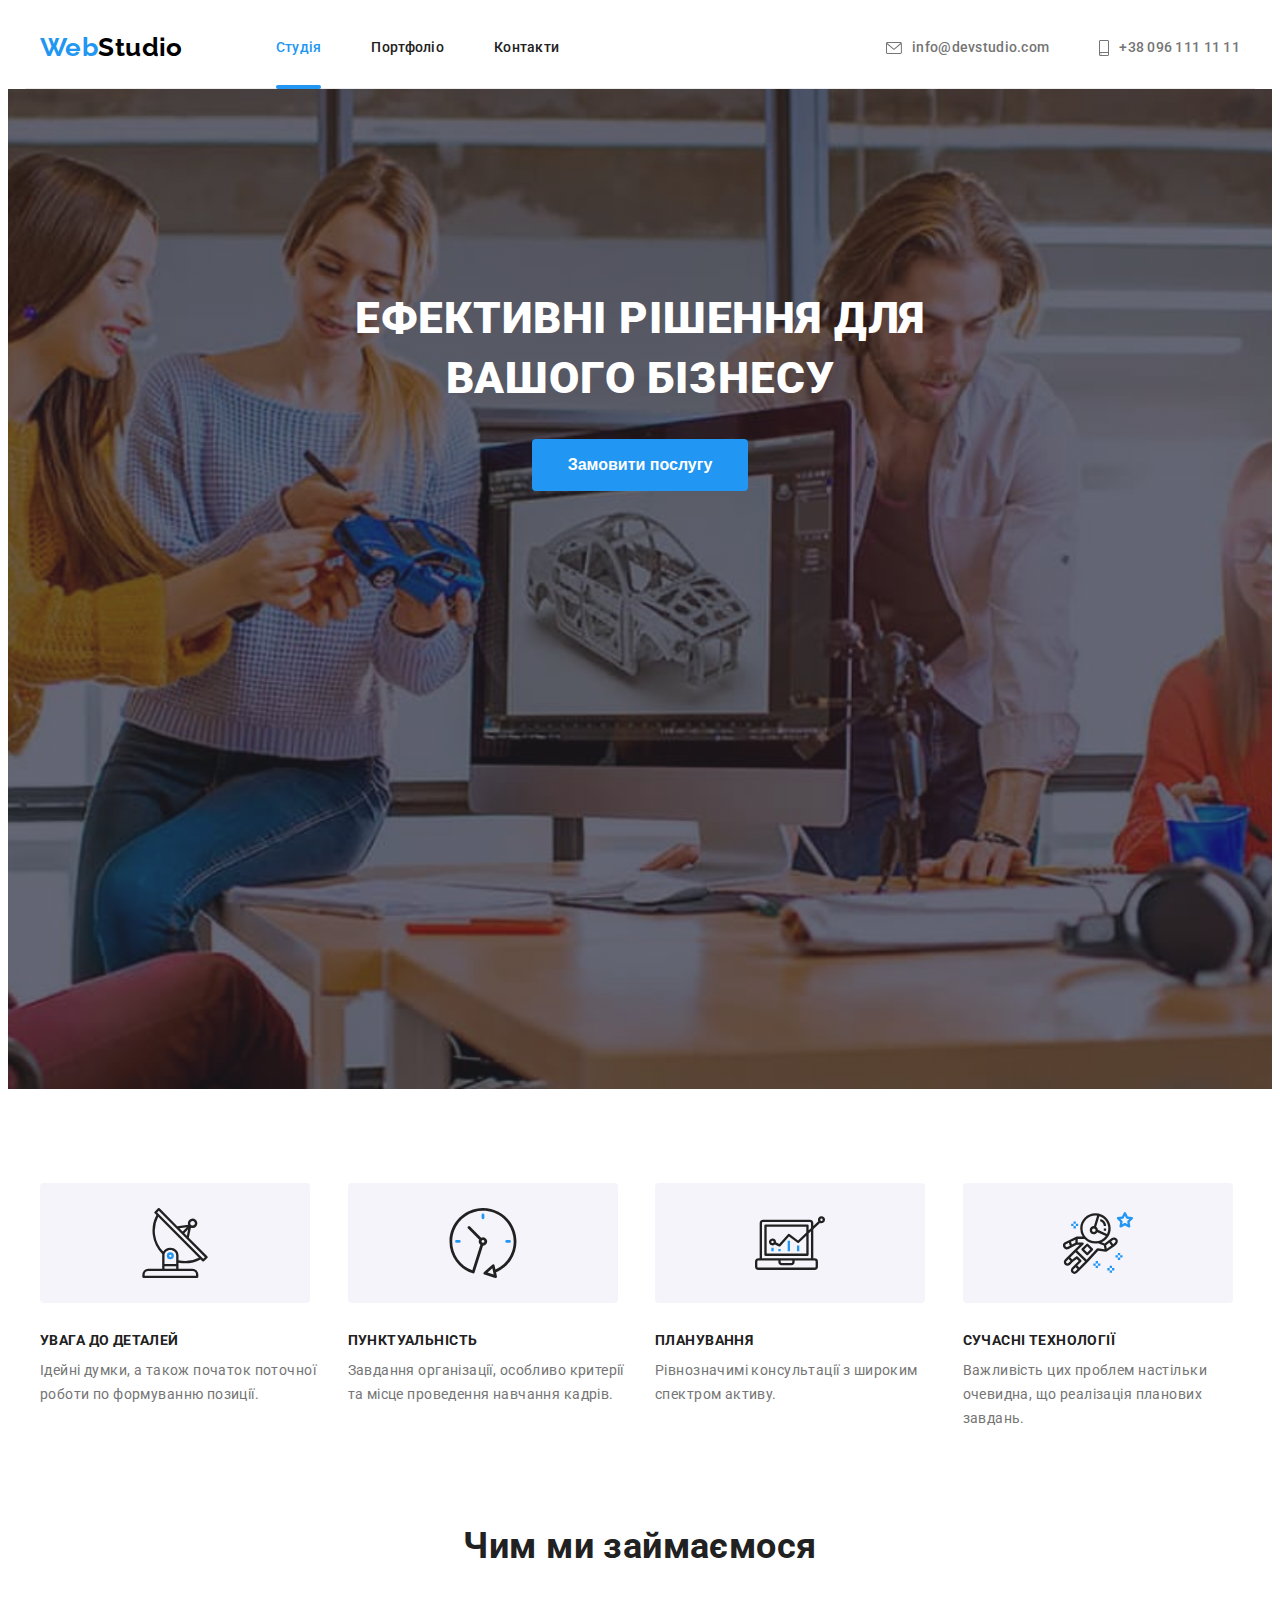
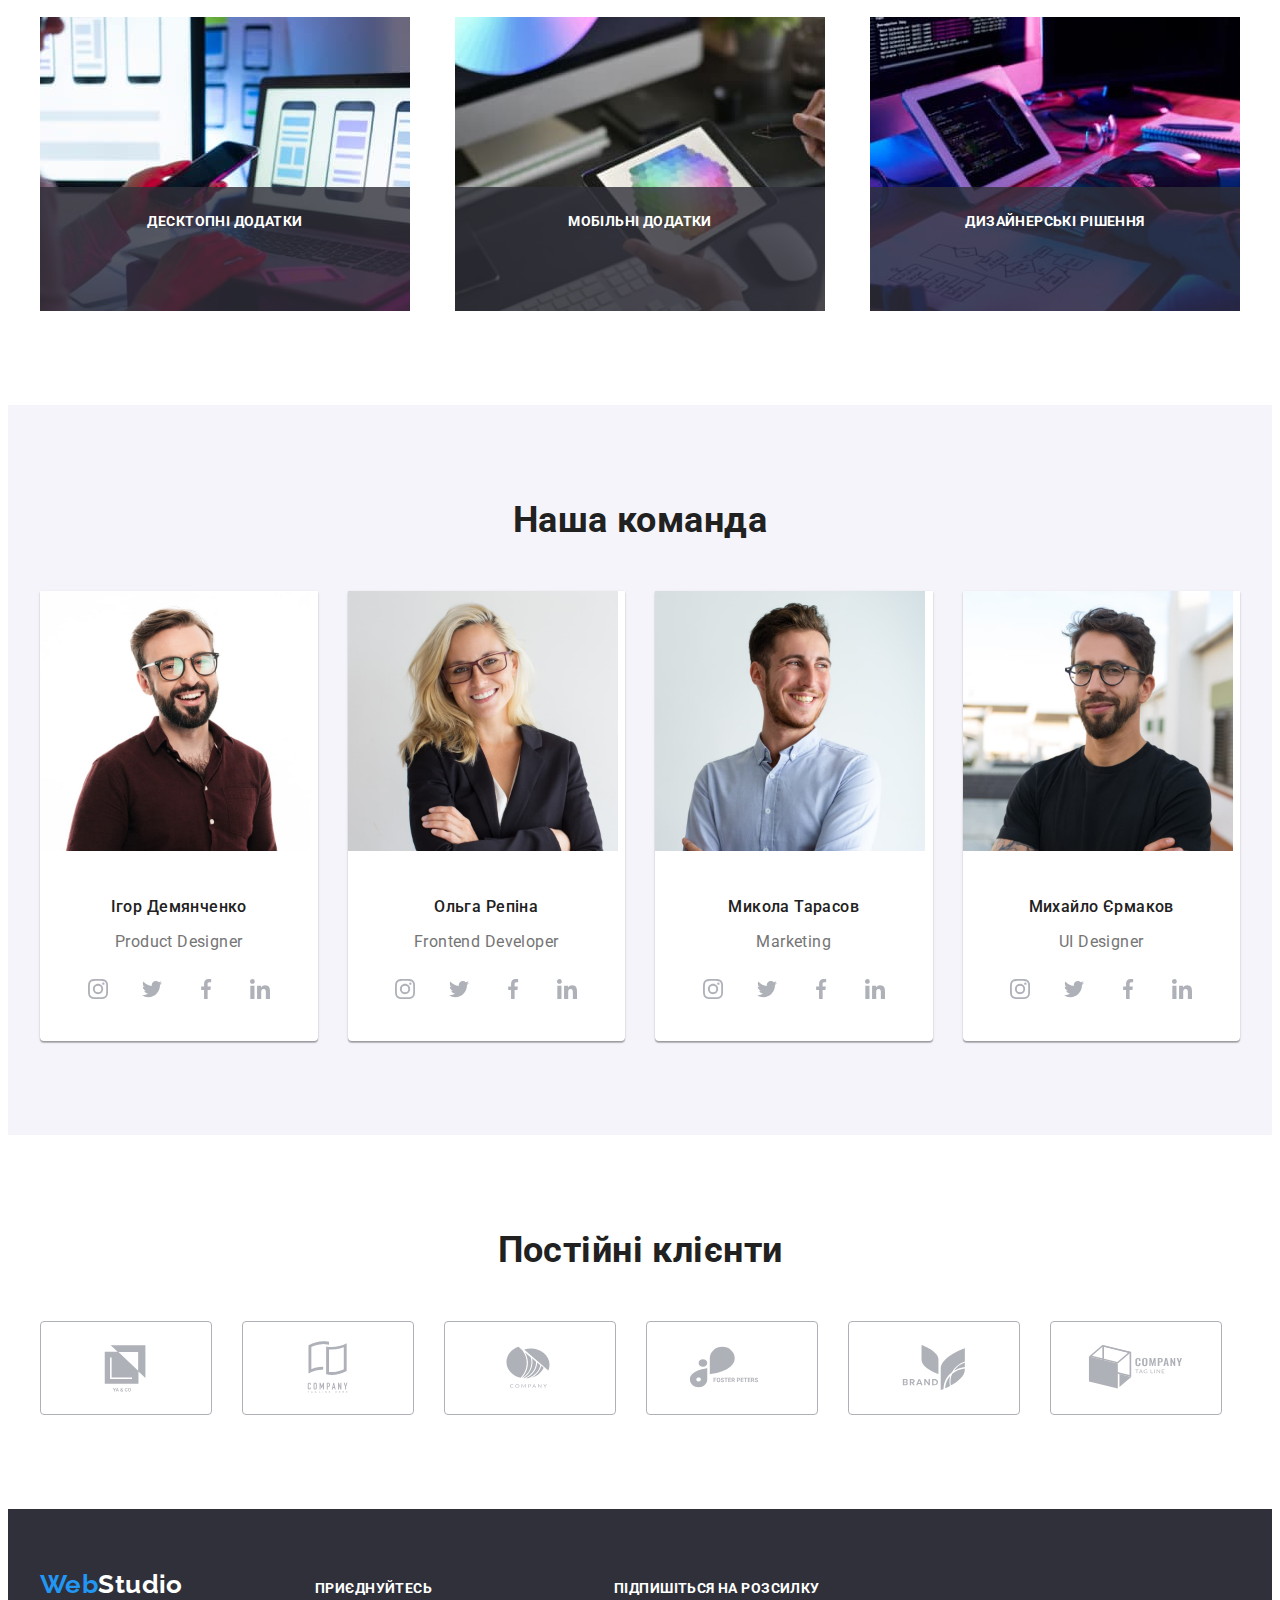
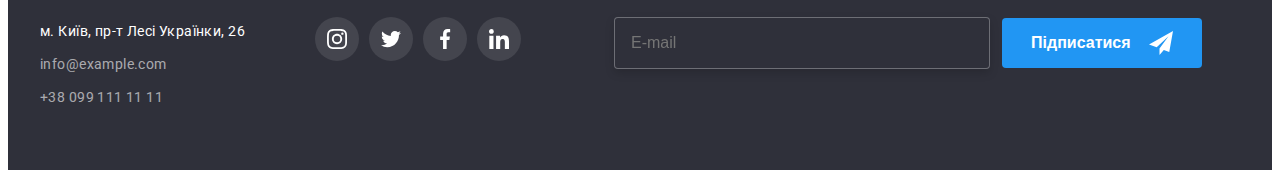
<file: index.html>
<!DOCTYPE html>

<html lang="uk">

<head>
    <meta charset="UTF-8" />
    <meta http-equiv="X-UA-Compatible" content="IE=edge" />
    <meta name="viewport" content="width=device-width, initial-scale=1.0" />
    <title>HTML_CSS Lesson 7</title>
    <link rel="preconnect" href="https://fonts.googleapis.com">
    <link rel="preconnect" href="https://fonts.gstatic.com" crossorigin>
    <link
        href="https://fonts.googleapis.com/css2?family=Raleway:wght@700&family=Roboto:wght@400;500;700;900&display=swap"
        rel="stylesheet">
    <link rel="stylesheet" href="https://cdnjs.cloudflare.com/ajax/libs/modern-normalize/1.1.0/modern-normalize.min.css"
        integrity="sha512-wpPYUAdjBVSE4KJnH1VR1HeZfpl1ub8YT/NKx4PuQ5NmX2tKuGu6U/JRp5y+Y8XG2tV+wKQpNHVUX03MfMFn9Q=="
        crossorigin="anonymous" referrerpolicy="no-referrer" />
    <link rel="stylesheet" href="./css/main.min.css">
</head>

<body>

    <!--шапка сайту-->
    <header class="header">
        <div class="header-page container">
            <nav class="header-page__nav">
                <a href="./index.html" class="logo" lang="en">
                    Web<span class="logo--header">Studio</span>
                </a>
                <ul class="header-page__site-nav">
                    <li class="header-page__item">
                        <a href="./index.html" class="header-page__subtitle corrent">Студія</a>    
                    </li>
                    <li class="header-page__item">
                        <a href="./portfolio.html" class="header-page__subtitle">Портфоліо</a>
                    </li>
                    <li class="header-page__item">
                        <a href="" class="header-page__subtitle">Контакти</a>
                    </li>
                </ul>
            </nav>
            <ul class="header-page__auth-nav">
                <li class="header-page__item">
                    <a href="mailto:info@devstudio.com" class="header-page__auth-item">
                        <svg class="header-page__auth-icon" width="16" height="12"> 
                            <use href="./images/icons.svg#envelope"></use>
                        </svg>
                        info@devstudio.com</a>
                </li>
                <li class="header-page__item">
                    <a href="tel:+380961111111" class="header-page__auth-item"><svg class="header-page__auth-icon" width="10" height="16"> 
                        <use href="./images/icons.svg#smartphone"></use>
                    </svg>+38 096 111 11 11</a>
                </li>
            </ul>
        </div>
    </header>

    <!-- section main -->
    <main class="page-first">

        <!-- section hero -->
        <section class="hero section-hero">
            <h1 class="hero__title">Ефективні рішення для вашого бізнесу</h1>
            <button type="button" class="button" data-modal-open>Замовити послугу</button>
        </section>

        <!-- section working -->
        <section class="work">

            <div class="container">
                <h2 class="work__caption">Кращі сторони команди</h2>
                <ul class="work__list">
                    <li class="work__item">
                        <div class="work__icon">
                            <svg class="work__icon--svg"> 
                                <use href="./images/icons.svg#antenna"></use>
                            </svg>
                        </div>
                        <h3 class="work__title">Увага до деталей</h3>
                        <p class="work__text">Ідейні думки, а також початок поточної роботи по формуванню позиції.</p>
                    </li>
                    <li class="work__item">
                        <div class="work__icon">
                            <svg class="work__icon--svg"> 
                                <use href="./images/icons.svg#clock"></use>
                            </svg>
                        </div>
                        <h3 class="work__title">Пунктуальність</h3>
                        <p class="work__text">Завдання організації, особливо критерії та місце проведення навчання
                            кадрів.</p>
                    </li>
                    <li class="work__item">
                        <div class="work__icon">
                            <svg class="work__icon--svg"> 
                                <use href="./images/icons.svg#diagram"></use>
                            </svg>
                        </div>
                        <h3 class="work__title">Планування</h3>
                        <p class="work__text">Рівнозначимі консультації з широким спектром активу.</p>
                    </li>
                    <li class="work__item">
                        <div class="work__icon">
                            <svg class="work__icon--svg"> 
                                <use href="./images/icons.svg#astronaut"></use>
                            </svg>
                        </div>
                        <h3 class="work__title">Сучасні технології</h3>
                        <p class="work__text">Важливість цих проблем настільки очевидна, що реалізація планових завдань.
                        </p>
                    </li>
                </ul>
            </div>
        </section>

        <section class="classes">
            <div class="container">
                <h2 class="classes__caption">Чим ми займаємося</h2>
                <ul class="classes__list">
                    <li class="classes__item">
                        <img src="./images/img_1_1.jpg" alt="робота з телофоном" width="370">
                        <p class="classes__text">Десктопні додатки</p>
                    </li>
                    <li class="classes__item"><img src="./images/img_2_1.jpg" alt="робота з планшетом" width="370">
                        <p class="classes__text">Мобільні додатки</p>
                    </li>
                    <li class="classes__item"><img src="./images/img1.jpg" alt="робота з ноутбуком" width="370">
                        <p class="classes__text">Дизайнерські рішення</p>
                    </li>
                </ul>
            </div>
        </section>

        <section class="team">
            <div class="container">
                <h2 class="team__caption">Наша команда</h2>
                <ul class="team__list">
                    <li class="team__item"><img src="./images/demianenco1.jpg" alt="наш продукт дизайнер" width="270">
                        <div class="team-card">
                            <h3 class="team-card__name">Ігор Демянченко</h3>
                            <p lang="en" class="team-card__direction">Product Designer</p>
                            <ul class="social-card">
                                <li class="social-card__item">
                                    <a href="" class="social-card__list">
                                        <svg class="social-card__icon">
                                            <use href="./images/icons.svg#instagram">
                                            </svg>
                                    </a>
                                </li>
                                <li class="social-card__item">
                                    <a href="" class="social-card__list">
                                        <svg class="social-card__icon">
                                            <use href="./images/icons.svg#twitter">
                                            </svg>
                                    </a>
                                </li>
                                <li class="social-card__item">
                                    <a href="" class="social-card__list">
                                        <svg class="social-card__icon">
                                            <use href="./images/icons.svg#facebook">
                                            </svg>
                                    </a>
                                </li>
                                <li class="social-card__item">
                                    <a href="" class="social-card__list">
                                        <svg class="social-card__icon">
                                            <use href="./images/icons.svg#linkedin">
                                            </svg>
                                    </a>
                                </li>
                            </ul>
                        </div>
                    </li>

                    <li class="team__item"><img src="./images/repina1.jpg" alt="наш фронтед девелопер" width="270">
                        <div class="team-card">
                            <h3 class="team-card__name">Ольга Репіна</h3>
                            <p lang="en" class="team-card__direction">Frontend Developer</p>
                            <ul class="social-card">
                                <li class="social-card__item">
                                    <a href="" class="social-card__list">
                                        <svg class="social-card__icon">
                                            <use href="./images/icons.svg#instagram">
                                            </svg>
                                    </a>
                                </li>
                                <li class="social-card__item">
                                    <a href="" class="social-card__list">
                                        <svg class="social-card__icon">
                                            <use href="./images/icons.svg#twitter">
                                            </svg>
                                    </a>
                                </li>
                                <li class="social-card__item">
                                    <a href="" class="social-card__list">
                                        <svg class="social-card__icon">
                                            <use href="./images/icons.svg#facebook">
                                            </svg>
                                    </a>
                                </li>
                                <li class="social-card__item">
                                    <a href="" class="social-card__list">
                                        <svg class="social-card__icon">
                                            <use href="./images/icons.svg#linkedin">
                                            </svg>
                                    </a>
                                </li>
                            </ul>
                        </div>
                    </li>

                    <li class="team__item"><img src="./images/tarasov1.jpg" alt="наш маркетолог" width="270">
                        <div class="team-card">
                            <h3 class="team-card__name">Микола Тарасов</h3>
                            <p lang="en" class="team-card__direction">Marketing</p>
                            <ul class="social-card">
                                <li class="social-card__item">
                                    <a href="" class="social-card__list">
                                        <svg class="social-card__icon">
                                            <use href="./images/icons.svg#instagram">
                                            </svg>
                                    </a>
                                </li>
                                <li class="social-card__item">
                                    <a href="" class="social-card__list">
                                        <svg class="social-card__icon">
                                            <use href="./images/icons.svg#twitter">
                                            </svg>
                                    </a>
                                </li>
                                <li class="social-card__item">
                                    <a href="" class="social-card__list">
                                        <svg class="social-card__icon">
                                            <use href="./images/icons.svg#facebook">
                                            </svg>
                                    </a>
                                </li>
                                <li class="social-card__item">
                                    <a href="" class="social-card__list">
                                        <svg class="social-card__icon">
                                            <use href="./images/icons.svg#linkedin">
                                            </svg>
                                    </a>
                                </li>
                            </ul>
                        </div>
                    </li>

                    <li class="team__item"><img src="./images/ermakov1.jpg" alt="наш юай десігнер" width="270">
                        <div class="team-card">
                            <h3 class="team-card__name">Михайло Єрмаков</h3>
                            <p lang="en" class="team-card__direction">UI Designer</p>
                            <ul class="social-card">
                                <li class="social-card__item">
                                    <a href="" class="social-card__list">
                                        <svg class="social-card__icon">
                                            <use href="./images/icons.svg#instagram">
                                            </svg>
                                    </a>
                                </li>
                                <li class="social-card__item">
                                    <a href="" class="social-card__list">
                                        <svg class="social-card__icon">
                                            <use href="./images/icons.svg#twitter">
                                            </svg>
                                    </a>
                                </li>
                                <li class="social-card__item">
                                    <a href="" class="social-card__list">
                                        <svg class="social-card__icon">
                                            <use href="./images/icons.svg#facebook">
                                            </svg>
                                    </a>
                                </li>
                                <li class="social-card__item">
                                    <a href="" class="social-card__list">
                                        <svg class="social-card__icon">
                                            <use href="./images/icons.svg#linkedin">
                                            </svg>
                                    </a>
                                </li>
                            </ul>
                        </div>
                    </li>
                </ul>
            </div>
        </section>

        <!-- сlients -->
        <section class="client">
            <div class="container">
                <h2 class="client__caption">Постійні клієнти</h2>
                <ul class="client__list">
                    <li class="client__item">
                        <a href="" class="client__link">
                            <svg class="client__icon">
                                <use href="./images/icons.svg#logoYaCo"></use>
                            </svg>
                        </a>
                    </li>
                    <li class="client__item">
                        <a href="" class="client__link"><svg class="client__icon"><use href="./images/icons.svg#logoTaglineHere"></use></svg></a>
                    </li>
                    <li class="client__item">
                        <a href="" class="client__link"><svg class="client__icon"><use href="./images/icons.svg#logoCompany"></use></svg></a>
                    </li>
                    <li class="client__item">
                        <a href="" class="client__link"><svg class="client__icon"><use href="./images/icons.svg#logoFosterPeters"></use></svg></a>
                    </li>
                    <li class="client__item">
                        <a href="" class="client__link"><svg class="client__icon"><use href="./images/icons.svg#logoBrend"></use></svg></a>
                    </li>
                    <li class="client__item">
                        <a href="" class="client__link"><svg class="client__icon"><use href="./images/icons.svg#logoTagLine"></use></svg></a>
                    </li>
                </ul>
            </div>
        </section>
    </main>

    <!-- section footer -->
    <footer class="footer">
        <div class="container cont-footer">
            <div class="block-address">
                <a href="./index.html" class="logo" lang="en">
                    Web<span class="logo--footer">Studio</span>
                </a>
                <address class="address">
                    <ul class="address__nav">
                        <li class="address__item">
                            <a href="https://goo.gl/maps/ciSxTHAbRMph5zd46" target="_blank"
                                rel="noopener nofollow noreferrer" class="address__footer">м. Київ, пр-т Лесі
                                Українки, 26</a>
                        </li>
                        <li class="address__item">
                            <a href="mailto:info@example.com" class="address__link">info@example.com</a>
                        </li>
                        <li class="address__item">
                            <a href="tel:+380991111111" class="address__link">+38 099 111 11 11</a>
                        </li>
                    </ul>
                </address>
            </div>
            <div class="block-social">
                <b class="block-social__title">Приєднуйтесь</b>
                <ul class="block-social__list">
                    <li class="block-social__item">
                        <a href="" class="block-social__link">
                            <svg class="block-social__icon">
                                <use href="./images/icons.svg#instagram">
                                </svg>
                        </a>
                    </li>
                    <li class="block-social__item">
                        <a href="" class="block-social__link">
                            <svg class="block-social__icon">
                                <use href="./images/icons.svg#twitter">
                                </svg>
                        </a>
                    </li>
                    <li class="block-social__item">
                        <a href="" class="block-social__link">
                            <svg class="block-social__icon">
                                <use href="./images/icons.svg#facebook">
                                </svg>
                        </a>
                    </li>
                    <li class="block-social__item">
                        <a href="" class="block-social__link">
                            <svg class="block-social__icon">
                                <use href="./images/icons.svg#linkedin">
                                </svg>
                        </a>
                    </li>
                </ul>
            </div>

            <div class="join">
                <b class="join-title">Підпишіться на розсилку</b>

                <form action="" class="form-join">
                    <label class="join-label">
                        <input type="email" name="join-email" class="join-input" placeholder="E-mail">
                    </label>
                    
                    <button type="submit" class="join-telegram">
                        Підписатися
                        <svg width="24" height="24"><use href="./images/icons.svg#telegram"></use></svg>
                    </button>
                </form>
            </div>
        </div>

    </footer>

    <div class="backdrop is-hidden" data-modal>
        <div class="modal">
            <button type="button" class="modal__close" data-modal-close>
                <svg class="modal__icon"><use href="./images/icons.svg#close">
                </svg>
            </button>
            <p class="modal__titel">Залиште свої дані, ми вам передзвонимо</p>
            <form action="" class="modal-form">
                <div class="modal-form__element">
                    <label for="name" class="modal-form__label">Ім'я</label>
                    <div class="modal-form__wrap">
                        <input type="text" name="name" id="name" class="modal-form__input">       <svg class="modal-form__icon"><use href="./images/icons.svg#person"></svg>
                    </div>                        
                </div>

                <div class="modal-form__element">
                    <label for="telephon" class="modal-form__label">Телефон</label>
                    <div class="modal-form__wrap">
                        <input type="tel" name="telephon" id="telephon" class="modal-form__input">
                        <svg class="modal-form__icon"><use href="./images/icons.svg#phone">
                        </svg>
                    </div>
                </div>

                <div class="modal-form__element">
                    <label for="email" class="modal-form__label">Пошта</label>
                    <div class="modal-form__wrap">
                        <input type="email" name="email" id="email" class="modal-form__input">
                        <svg class="modal-form__icon"><use href="./images/icons.svg#email">
                        </svg>
                    </div>
                </div>

                <div class="modal-form__element">
                    <label for="name" class="modal-form__label">Коментар</label>
                    <textarea name="commit" id="commit" cols="30" rows="10" class="modal-form__commit" placeholder="Введіть текст"></textarea>
                </div>

                <div class="form-check">
                    <label for="checkbox" class="form-check__label">
                        <input type="checkbox" name="checkbox" id="checkbox" class="form-check__input" required>
                        <svg class="form-check__icon--off"><use href="./images/icons.svg#check-off"></svg>
                        <svg class="form-check__icon--on"><use href="./images/icons.svg#check-on"><svg>
                        <span class="form-check__text">Погоджуюся з розсилкою та приймаю <a href="" class="form-check__contract">Умови договору</a></span>
                    </label>
                </div>

                <button type="submit" class="btn-submit">відправити</button>
            </form>
        </div>
    </div>
    <script src="./js/modal.js"></script>
</body>

</html>
</file>
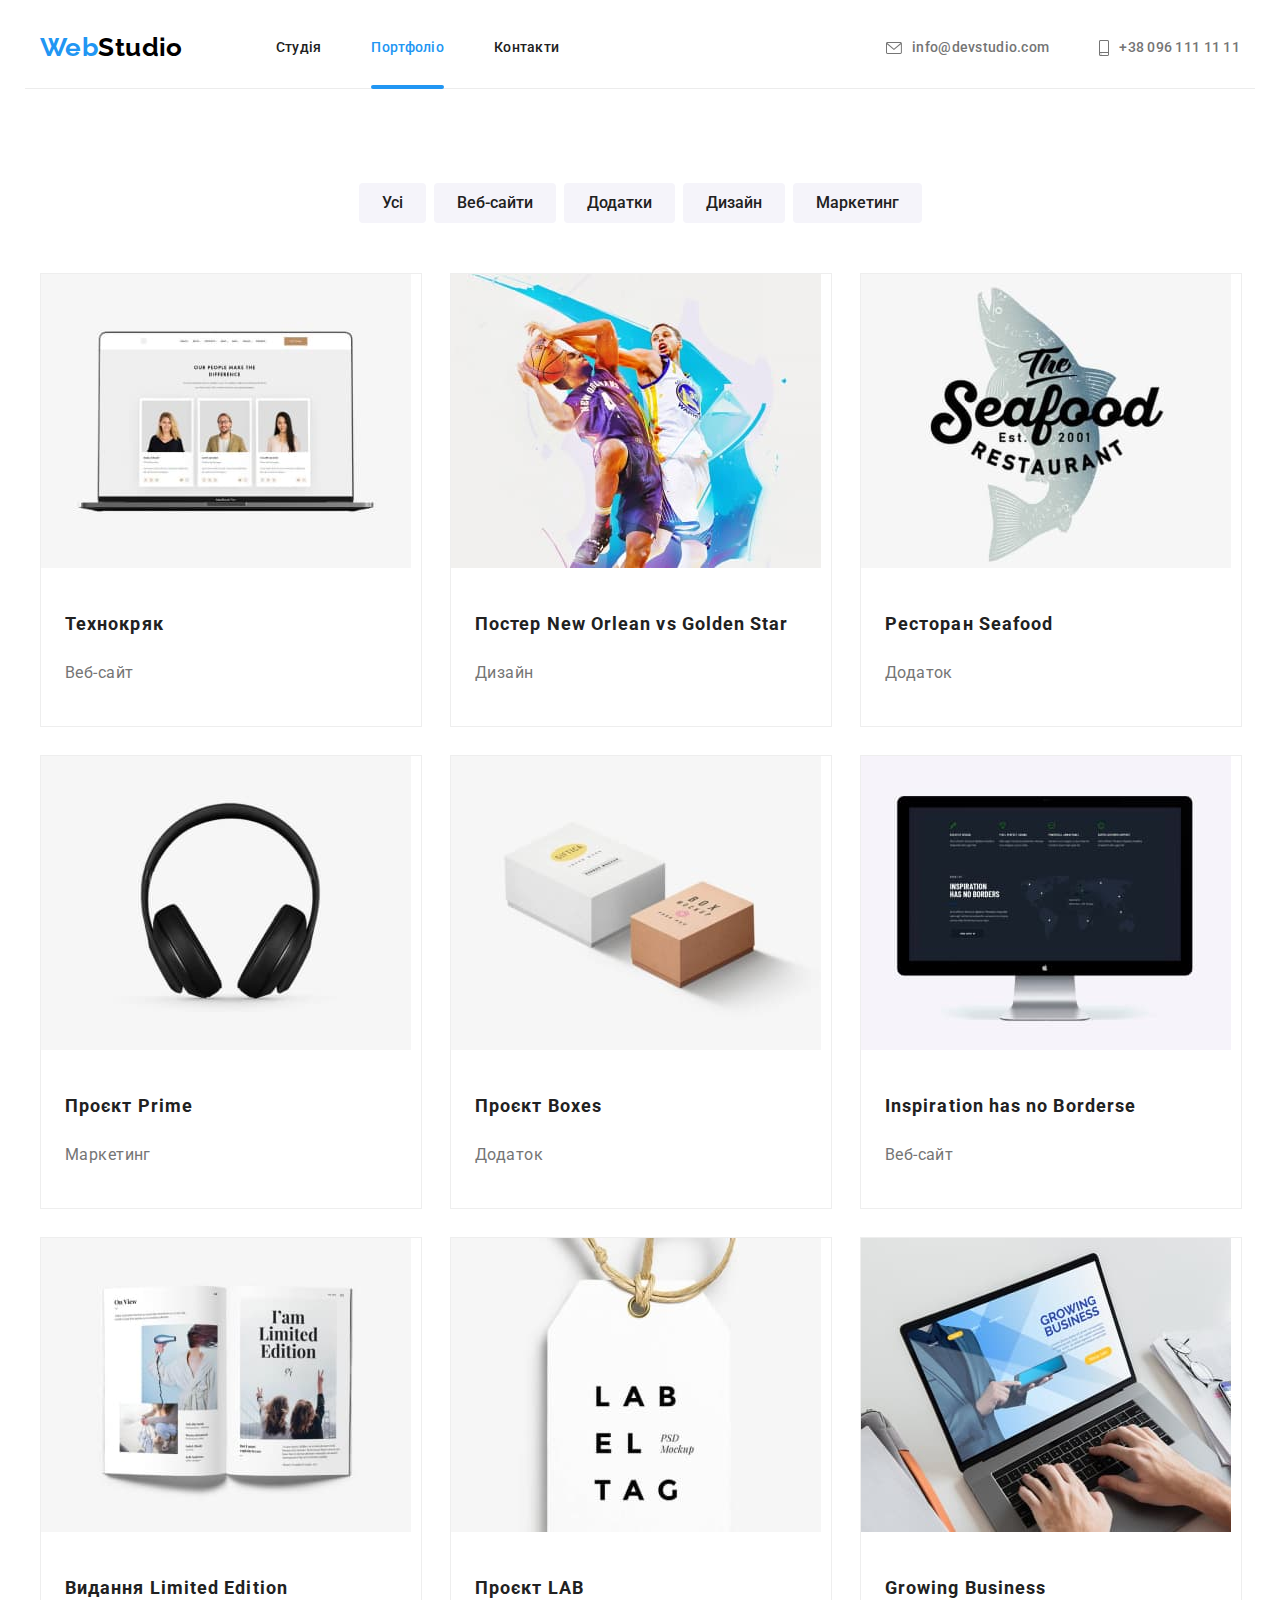
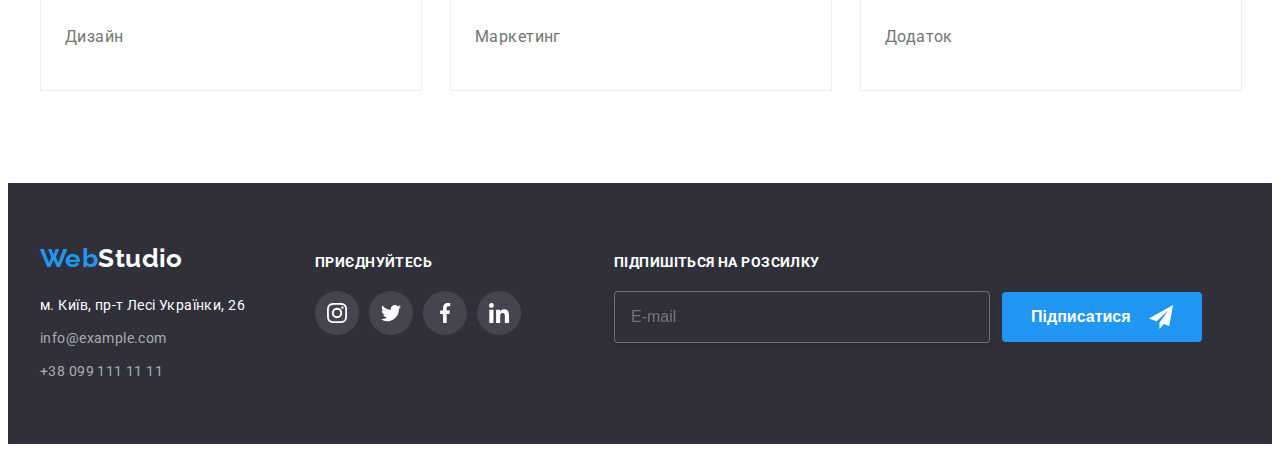
<file: portfolio.html>
<!DOCTYPE html>

<html lang="uk">

<head>
    <meta charset="UTF-8" />
    <meta http-equiv="X-UA-Compatible" content="IE=edge" />
    <meta name="viewport" content="width=device-width, initial-scale=1.0" />
    <title>HTML_CSS Lesson 7</title>
    <link rel="preconnect" href="https://fonts.googleapis.com">
    <link rel="preconnect" href="https://fonts.gstatic.com" crossorigin>
    <link
            href="https://fonts.googleapis.com/css2?family=Raleway:wght@700&family=Roboto:wght@400;500;700;900&display=swap"
            rel="stylesheet">
    <link rel="stylesheet" href="https://cdnjs.cloudflare.com/ajax/libs/modern-normalize/1.1.0/modern-normalize.min.css" integrity="sha512-wpPYUAdjBVSE4KJnH1VR1HeZfpl1ub8YT/NKx4PuQ5NmX2tKuGu6U/JRp5y+Y8XG2tV+wKQpNHVUX03MfMFn9Q==" crossorigin="anonymous" referrerpolicy="no-referrer" />
    <link rel="stylesheet" href="./css/main.min.css">
</head>

<body>
    <!--шапка сайту-->
    <header class="header">
        <div class="header-page container">
            <nav class="header-page__nav">
                <a href="./index.html" class="logo" lang="en">
                    Web<span class="logo--header">Studio</span>
                </a>
                <ul class="header-page__site-nav">
                    <li class="header-page__item">
                        <a href="./index.html" class="header-page__subtitle">Студія</a>    
                    </li>
                    <li class="header-page__item">
                        <a href="./portfolio.html" class="header-page__subtitle corrent">Портфоліо</a>
                    </li>
                    <li class="header-page__item">
                        <a href="" class="header-page__subtitle">Контакти</a>
                    </li>
                </ul>
            </nav>
            <ul class="header-page__auth-nav">
                <li class="header-page__item">
                    <a href="mailto:info@devstudio.com" class="header-page__auth-item">
                        <svg class="header-page__auth-icon" width="16" height="12"> 
                            <use href="./images/icons.svg#envelope"></use>
                        </svg>
                        info@devstudio.com</a>
                </li>
                <li class="header-page__item">
                    <a href="tel:+380961111111" class="header-page__auth-item"><svg class="header-page__auth-icon" width="10" height="16"> 
                        <use href="./images/icons.svg#smartphone"></use>
                    </svg>+38 096 111 11 11</a>
                </li>
            </ul>
        </div>
    </header>


    <!--section main-->
    <main class="page-portfolio">
        <section class="painting">
           <div class="container">
                <h1 class="painting__title">Наші роботи - вибір тематики</h1>
                <ul class="painting__list">
                    <li class="painting__item">
                    <button type="button" class="painting__button">Усі</button>
                    </li>
                    <li class="painting__item">
                        <button type="button" class="painting__button">Веб-сайти</button>
                    </li>
                    <li class="painting__item">
                        <button type="button" class="painting__button">Додатки</button>
                    </li>
                    <li class="painting__item">
                        <button type="button" class="painting__button">Дизайн</button>
                    </li>
                    <li class="painting__item">
                        <button type="button" class="painting__button">Маркетинг</button>
                    </li>
                </ul>

                <ul class="work-list">
                    <li class="work-list__item">
                        <a href="" class="work-list__card">
                            <div class="work-list__details">
                                <img src="./images/img-portfolio/img-tehnokriak.jpg" alt="сайт Технокряк" width="370">
                                <p class="work-list__text">Ресурс пропонує комплексні пропозиції з різним рівнем функціоналу та сервісів. Все це дозволить відвідувачу отримати вичерпні відомості про компанію чи приватну особу.</p>
                            </div>
                            <div class="work-list__block">
                                <h3 class="work-list__title">Технокряк</h3>
                                <p class="work-list__direction">Веб-сайт</p>
                            </div>
                        </a>
                    </li>

                    <li class="work-list__item">
                        <a href="" class="work-list__card">
                            <div class="work-list__details">
                                <img src="./images/img-portfolio/img-1.jpg" alt="постер" width="370">
                                <p class="work-list__text">Ресурс пропонує комплексні пропозиції з різним рівнем функціоналу та сервісів. Все це дозволить відвідувачу отримати вичерпні відомості про компанію чи приватну особу.</p>
                            </div>                            
                            <div class="work-list__block">
                                <h3 class="work-list__title">Постер New Orlean vs Golden Star</h3>
                                <p class="work-list__direction">Дизайн</p>
                            </div>
                        </a>
                    </li>

                    <li class="work-list__item">
                        <a href="" class="work-list__card">
                            <div class="work-list__details">
                                <img src="./images/img-portfolio/img-2.jpg" alt="додаток для ресторану" width="370">
                                <p class="work-list__text">Ресурс пропонує комплексні пропозиції з різним рівнем функціоналу та сервісів. Все це дозволить відвідувачу отримати вичерпні відомості про компанію чи приватну особу.</p>
                            </div>                            
                            <div class="work-list__block">
                                <h3 class="work-list__title">Ресторан Seafood</h3>
                                <p class="work-list__direction">Додаток</p>
                            </div>
                        </a>
                    </li>

                    <li class="work-list__item">
                        <a href="" class="work-list__card">
                            <div class="work-list__details">
                                <img src="./images/img-portfolio/img-3.jpg" alt="маркетинг для проєкту" width="370">
                                <p class="work-list__text">Ресурс пропонує комплексні пропозиції з різним рівнем функціоналу та сервісів. Все це дозволить відвідувачу отримати вичерпні відомості про компанію чи приватну особу.</p>
                            </div>                            
                            <div class="work-list__block">
                                <h3 class="work-list__title">Проєкт Prime</h3>
                                <p class="work-list__direction">Маркетинг</p>
                            </div>
                        </a>
                    </li>

                    <li class="work-list__item">
                        <a href="" class="work-list__card">
                            <div class="work-list__details">
                                <img src="./images/img-portfolio/img-4.jpg" alt="додаток для проєкту" width="370">
                                <p class="work-list__text">Ресурс пропонує комплексні пропозиції з різним рівнем функціоналу та сервісів. Все це дозволить відвідувачу отримати вичерпні відомості про компанію чи приватну особу.</p>
                            </div>                            
                            <div class="work-list__block">
                                <h3 class="work-list__title">Проєкт Boxes</h3>
                                <p class="work-list__direction">Додаток</p>
                            </div>
                        </a>
                    </li>

                    <li class="work-list__item">
                        <a href="" class="work-list__card">
                            <div class="work-list__details">
                                <img src="./images/img-portfolio/img-5.jpg" alt="сайт" width="370">
                                <p class="work-list__text">Ресурс пропонує комплексні пропозиції з різним рівнем функціоналу та сервісів. Все це дозволить відвідувачу отримати вичерпні відомості про компанію чи приватну особу.</p>
                            </div>                            
                            <div class="work-list__block">
                                <h3 class="work-list__title">Inspiration has no Borderse</h3>
                                <p class="work-list__direction">Веб-сайт</p>
                            </div>
                        </a>
                    </li>

                    <li class="work-list__item">
                        <a href="" class="work-list__card">
                            <div class="work-list__details">
                                <img src="./images/img-portfolio/img-6.jpg" alt="дизайн для видання" width="370">
                                <p class="work-list__text">Ресурс пропонує комплексні пропозиції з різним рівнем функціоналу та сервісів. Все це дозволить відвідувачу отримати вичерпні відомості про компанію чи приватну особу.</p>
                            </div>                            
                            <div class="work-list__block">
                                <h3 class="work-list__title">Видання Limited Edition</h3>
                                <p class="work-list__direction">Дизайн</p>
                            </div>
                        </a>
                    </li>

                    <li class="work-list__item">
                        <a href="" class="work-list__card">
                            <div class="work-list__details">
                                <img src="./images/img-portfolio/img-7.jpg" alt="маркетинг для проєкту LAB" width="370">
                                <p class="work-list__text">Ресурс пропонує комплексні пропозиції з різним рівнем функціоналу та сервісів. Все це дозволить відвідувачу отримати вичерпні відомості про компанію чи приватну особу.</p>
                            </div>                            
                            <div class="work-list__block">
                                <h3 class="work-list__title">Проєкт LAB</h3>
                                <p class="work-list__direction">Маркетинг</p>
                            </div>
                        </a>
                    </li>

                    <li class="work-list__item">
                        <a href="" class="work-list__card">
                            <div class="work-list__details">
                                <img src="./images/img-portfolio/img-8.jpg" alt="додаток для Growing Business" width="370">
                                <p class="work-list__text">Ресурс пропонує комплексні пропозиції з різним рівнем функціоналу та сервісів. Все це дозволить відвідувачу отримати вичерпні відомості про компанію чи приватну особу.</p>
                            </div>
                            <div class="work-list__block">
                                <h3 class="work-list__title">Growing Business</h3>
                                <p class="work-list__direction">Додаток</p>
                            </div>
                        </a>
                    </li>
                </ul>    
            </div>
        </section>
    </main>

<!-- section footer -->
    <footer class="footer">
        <div class="container cont-footer">
            <div class="block-address">
                <a href="./index.html" class="logo" lang="en">
                    Web<span class="logo--footer">Studio</span>
                </a>
                <address class="address">
                    <ul class="address__nav">
                        <li class="address__item">
                            <a href="https://goo.gl/maps/ciSxTHAbRMph5zd46" target="_blank"
                                rel="noopener nofollow noreferrer" class="address__footer">м. Київ, пр-т Лесі
                                Українки, 26</a>
                        </li>
                        <li class="address__item">
                            <a href="mailto:info@example.com" class="address__link">info@example.com</a>
                        </li>
                        <li class="address__item">
                            <a href="tel:+380991111111" class="address__link">+38 099 111 11 11</a>
                        </li>
                    </ul>
                </address>
            </div>
            <div class="block-social">
                <b class="block-social__title">Приєднуйтесь</b>
                <ul class="block-social__list">
                    <li class="block-social__item">
                        <a href="" class="block-social__link">
                            <svg class="block-social__icon">
                                <use href="./images/icons.svg#instagram">
                                </svg>
                        </a>
                    </li>
                    <li class="block-social__item">
                        <a href="" class="block-social__link">
                            <svg class="block-social__icon">
                                <use href="./images/icons.svg#twitter">
                                </svg>
                        </a>
                    </li>
                    <li class="block-social__item">
                        <a href="" class="block-social__link">
                            <svg class="block-social__icon">
                                <use href="./images/icons.svg#facebook">
                                </svg>
                        </a>
                    </li>
                    <li class="block-social__item">
                        <a href="" class="block-social__link">
                            <svg class="block-social__icon">
                                <use href="./images/icons.svg#linkedin">
                                </svg>
                        </a>
                    </li>
                </ul>
            </div>

            <div class="join">
                <b class="join-title">Підпишіться на розсилку</b>

                <form action="" class="form-join">
                    <label class="join-label">
                        <input type="email" name="join-email" class="join-input" placeholder="E-mail">
                    </label>
                    
                    <button type="submit" class="join-telegram">
                        Підписатися
                        <svg width="24" height="24"><use href="./images/icons.svg#telegram"></use></svg>
                    </button>
                </form>
            </div>
        </div>

    </footer>

</body>

</html>
</file>
<file: css/main.min.css>
:root{--primary-font-family: "Roboto", sans-serif;--secondary-font-family: "Raleway", sans-serif;--logo-primary-text: #2196f3;--logo-header-text: #000000;--logo-footer-text: #ffffff;--icon-color: #afb1b8;--bgd-color-icon-footer: rgba(255, 255, 255, 0.1);--primary-text-color: #757575;--title-text-color: #212121;--accent-text: #2196f3;--text-color-footer: rgba(255, 255, 255, 0.6);--white-color: #ffffff;--bgd-primary: #ffffff;--bgd-secondary: #f5f4fa;--bgd-hero: #2f303a;--bgd-btn-active: #188ce8}.form-check__contract,.work-list__card,.address__link,.address__footer,.client__link,.header-page__auth-item,.header-page__subtitle,.logo{text-decoration:none}.work-list__card,.work-list,.address__nav,.client__list,.team__list,.classes__list,.work__list,.painting__list,.header-page__auth-nav,.header-page__site-nav,.block-social__link,.social-card__list,.block-social__list,.social-card{margin:0;padding:0;list-style:none}.painting,.work,.client,.team,.classes,.section-hero{padding-top:94px;padding-bottom:94px}.client,.team,.classes,.section-hero{text-align:center}.client__caption,.team__caption,.classes__caption,.work__caption{margin-top:0;margin-bottom:50px;color:var(--title-text-color);font-weight:700;font-size:36px;line-height:1.17}.block-social__list,.social-card{display:-webkit-box;display:-ms-flexbox;display:flex}.block-social__item,.social-card__item{width:44px;height:44px}.block-social__item:not(:last-child),.social-card__item:not(:last-child){margin-right:10px}.block-social__link,.social-card__list{display:-webkit-box;display:-ms-flexbox;display:flex;-webkit-box-align:center;-ms-flex-align:center;align-items:center;-webkit-box-pack:center;-ms-flex-pack:center;justify-content:center;width:100%;height:100%;border-radius:50%;-webkit-transition:background-color 250ms cubic-bezier(0.4, 0, 0.2, 1);transition:background-color 250ms cubic-bezier(0.4, 0, 0.2, 1)}.block-social__link:hover,.social-card__list:hover,.block-social__link:focus,.social-card__list:focus{background-color:var(--accent-text)}.block-social__icon,.social-card__icon{width:20px;height:20px;fill:var(--icon-color);-webkit-transition:fill 250ms cubic-bezier(0.4, 0, 0.2, 1);transition:fill 250ms cubic-bezier(0.4, 0, 0.2, 1)}.social-card__list:hover .block-social__icon,.social-card__list:hover .social-card__icon,.social-card__list:focus .block-social__icon,.social-card__list:focus .social-card__icon{fill:var(--logo-footer-text)}.block-social__title{display:block;margin-top:0;margin-bottom:20px;margin-left:auto;font-weight:700;font-size:14px;line-height:1.14;letter-spacing:.03em;text-transform:uppercase;color:var(--logo-footer-text)}.form-check__icon--on,.form-check__icon--off{position:absolute;top:0;left:0;display:inline-block;-webkit-box-sizing:border-box;box-sizing:border-box;margin-right:7px;width:16px;height:15px;fill:var(--title-text-color)}.form-check__input,.painting__title,.work__caption{position:absolute;white-space:nowrap;width:1px;height:1px;overflow:hidden;border:0;padding:0;clip:rect(0 0 0 0);-webkit-clip-path:inset(50%);clip-path:inset(50%);margin:-1px}body{background-color:var(--bgd-primary);color:var(--primary-text-color);font-family:var(--primary-font-family);font-weight:400;font-size:14px;letter-spacing:.03em}img{display:block;max-width:100%}.container{margin-left:auto;margin-right:auto;padding-right:15px;padding-left:15px;width:1200px}.page-portfolio{background:var(--bgd-primary)}.logo{display:inline-block;font-family:var(--secondary-font-family);font-weight:700;font-size:26px;line-height:1.2;color:var(--logo-primary-text)}.logo--header{margin-right:93px;color:var(--logo-header-text)}.logo--footer{color:var(--logo-footer-text)}.nav>.logo{padding-top:24px;padding-bottom:25px}.header-page{display:-webkit-box;display:-ms-flexbox;display:flex;-webkit-box-align:center;-ms-flex-align:center;align-items:center;border-bottom:1px solid #ececec}.header-page__nav{display:-webkit-box;display:-ms-flexbox;display:flex;-webkit-box-align:center;-ms-flex-align:center;align-items:center}.header-page__site-nav{display:-webkit-box;display:-ms-flexbox;display:flex}.header-page__site-nav .header-page__item:not(:last-child){margin-right:50px}.header-page__auth-nav .header-page__item:not(:last-child){margin-right:50px}.header-page__subtitle{display:block;padding-top:32px;padding-bottom:32px;color:var(--title-text-color);font-weight:500;line-height:1.14;letter-spacing:.02em;-webkit-transition:color 250ms cubic-bezier(0.4, 0, 0.2, 1);transition:color 250ms cubic-bezier(0.4, 0, 0.2, 1)}.header-page__subtitle:hover,.header-page__subtitle:focus{color:var(--accent-text)}.corrent{position:relative;color:var(--accent-text);display:inline-block}.corrent::after{position:absolute;left:0;bottom:-1px;content:"";display:inline-block;width:100%;height:4px;background:var(--accent-text);border-radius:2px}.header-page__auth-nav{display:-webkit-box;display:-ms-flexbox;display:flex;margin-left:auto}.header-page__auth-item{display:-webkit-box;display:-ms-flexbox;display:flex;-webkit-box-align:center;-ms-flex-align:center;align-items:center;color:var(--primary-text-color);background-color:var(--white-text);font-weight:500;line-height:1.14;letter-spacing:.02em;-webkit-transition:color 250ms cubic-bezier(0.4, 0, 0.2, 1);transition:color 250ms cubic-bezier(0.4, 0, 0.2, 1)}.header-page__auth-item:hover svg,.header-page__auth-item:focus svg{fill:var(--accent-text)}.header-page__auth-item:hover,.header-page__auth-item:focus{color:var(--accent-text)}.header-page__auth-icon{margin-right:10px;fill:var(--primary-text-color);-webkit-transition:fill 250ms cubic-bezier(0.4, 0, 0.2, 1);transition:fill 250ms cubic-bezier(0.4, 0, 0.2, 1)}.header-page__auth-nav>.header-page__auth-item{display:block;padding-top:32px;padding-bottom:32px}.hero{max-width:1600px;min-height:600px;margin-left:auto;margin-right:auto;letter-spacing:.06em;background-image:-webkit-gradient(linear, left top, left bottom, from(rgba(47, 48, 58, 0.4)), to(rgba(47, 48, 58, 0.4))),url("../images/hero.jpg");background-image:linear-gradient(rgba(47, 48, 58, 0.4), rgba(47, 48, 58, 0.4)),url("../images/hero.jpg");background-repeat:no-repeat;background-size:cover;background-position:center;background-color:var(--bgd-hero);color:var(--white-color)}.section-hero{padding-top:200px;padding-bottom:200px;text-align:center}.hero__title{margin-top:0;margin-right:auto;margin-bottom:30px;margin-left:auto;max-width:696px;font-weight:900;font-size:44px;line-height:1.36;text-transform:uppercase}.button{display:inline-block;padding:10px 32px;min-width:216px;border:1px solid rgba(0,0,0,0);border-radius:4px;text-align:center;color:var(--white-color);background-color:var(--logo-primary-text);font-weight:700;font-size:16px;line-height:1.88;cursor:pointer;-webkit-transition:background 250ms cubic-bezier(0.4, 0, 0.2, 1);transition:background 250ms cubic-bezier(0.4, 0, 0.2, 1)}.button:hover,.button:focus{background-color:var(--bgd-btn-active)}.painting__list{display:-webkit-box;display:-ms-flexbox;display:flex;-webkit-box-pack:center;-ms-flex-pack:center;justify-content:center;margin-bottom:50px}.painting__item+.painting__item{margin-left:8px}.painting__button{padding:6px 22px;border:1px solid rgba(0,0,0,0);border-radius:4px;text-align:center;font-family:inherit;font-weight:500;font-size:16px;line-height:1.62;text-align:center;color:var(--title-text-color);background-color:var(--bgd-secondary);-webkit-box-shadow:none;box-shadow:none;cursor:pointer;-webkit-transition:color 250ms cubic-bezier(0.4, 0, 0.2, 1),background-color 250ms cubic-bezier(0.4, 0, 0.2, 1),-webkit-box-shadow 250ms cubic-bezier(0.4, 0, 0.2, 1);transition:color 250ms cubic-bezier(0.4, 0, 0.2, 1),background-color 250ms cubic-bezier(0.4, 0, 0.2, 1),-webkit-box-shadow 250ms cubic-bezier(0.4, 0, 0.2, 1);transition:color 250ms cubic-bezier(0.4, 0, 0.2, 1),background-color 250ms cubic-bezier(0.4, 0, 0.2, 1),box-shadow 250ms cubic-bezier(0.4, 0, 0.2, 1);transition:color 250ms cubic-bezier(0.4, 0, 0.2, 1),background-color 250ms cubic-bezier(0.4, 0, 0.2, 1),box-shadow 250ms cubic-bezier(0.4, 0, 0.2, 1),-webkit-box-shadow 250ms cubic-bezier(0.4, 0, 0.2, 1)}.painting__button:hover,.painting__button:focus{color:var(--white-color);background-color:var(--accent-text);-webkit-box-shadow:0px 3px 1px rgba(0,0,0,.1),0px 1px 2px rgba(0,0,0,.08),0px 2px 2px rgba(0,0,0,.12);box-shadow:0px 3px 1px rgba(0,0,0,.1),0px 1px 2px rgba(0,0,0,.08),0px 2px 2px rgba(0,0,0,.12)}.work{padding-bottom:0}.work__list{display:-webkit-box;display:-ms-flexbox;display:flex;-ms-flex-wrap:wrap;flex-wrap:wrap;margin-right:-30px}.work__list>.work__item{-ms-flex-preferred-size:calc(25% - 30px);flex-basis:calc(25% - 30px);margin-right:30px}.work__icon{display:-webkit-box;display:-ms-flexbox;display:flex;-webkit-box-pack:center;-ms-flex-pack:center;justify-content:center;-webkit-box-align:center;-ms-flex-align:center;align-items:center;margin-bottom:30px;width:270px;height:120px;background-color:var(--bgd-secondary);border-radius:4px}.work__icon:hover svg{fill:var(--accent-text)}.work__icon--svg{width:70px;height:70px;fill:var(--title-text-color);-webkit-transition:fill 250ms cubic-bezier(0.4, 0, 0.2, 1);transition:fill 250ms cubic-bezier(0.4, 0, 0.2, 1)}.work__title{margin-top:0;margin-bottom:10px;font-weight:700;font-size:14px;line-height:1.14;text-transform:uppercase;color:var(--title-text-color)}.work__text{margin-top:0;margin-bottom:0;color:var(--primary-text-color);line-height:1.71}.classes__list{display:-webkit-box;display:-ms-flexbox;display:flex;-webkit-box-pack:justify;-ms-flex-pack:justify;justify-content:space-between}.classes__list>.classes__item{position:relative}.classes__text{position:absolute;left:0;bottom:0;width:100%;height:70px;margin:0;padding-top:27px;padding-bottom:27px;font-weight:700;line-height:1.14;background-color:rgba(47,48,58,.8);color:var(--logo-footer-text);text-transform:uppercase}.team{background-color:var(--bgd-secondary)}.team__list{display:-webkit-box;display:-ms-flexbox;display:flex;-ms-flex-wrap:wrap;flex-wrap:wrap;margin-right:-30px}.team__item{width:calc(25% - 30px);margin-right:30px;background-color:var(--bgd-primary);-webkit-box-shadow:0px 1px 3px rgba(0,0,0,.12),0px 1px 1px rgba(0,0,0,.14),0px 2px 1px rgba(0,0,0,.2);box-shadow:0px 1px 3px rgba(0,0,0,.12),0px 1px 1px rgba(0,0,0,.14),0px 2px 1px rgba(0,0,0,.2);border-radius:0px 0px 4px 4px}.team-card{padding-top:30px;padding-bottom:30px}.team-card__name{margin-bottom:10px;font-weight:500;font-size:16px;color:var(--title-text-color)}.team-card__direction{margin-bottom:16px;font-size:16px;line-height:1.19}.social-card{-webkit-box-align:center;-ms-flex-align:center;align-items:center;-webkit-box-pack:center;-ms-flex-pack:center;justify-content:center}.client__list{display:-webkit-box;display:-ms-flexbox;display:flex}.client__item{-ms-flex-preferred-size:calc(16.6666666667% - 30px);flex-basis:calc(16.6666666667% - 30px)}.client__item:not(:last-child){margin-right:30px}.client__link{width:100%;height:100%;display:-webkit-box;display:-ms-flexbox;display:flex;-webkit-box-align:center;-ms-flex-align:center;align-items:center;-webkit-box-pack:center;-ms-flex-pack:center;justify-content:center;padding:16px 32px;-webkit-box-sizing:border-box;box-sizing:border-box;border:1px solid var(--icon-color);border-radius:4px;fill:var(--icon-color);-webkit-transition:border-color 250ms cubic-bezier(0.4, 0, 0.2, 1);transition:border-color 250ms cubic-bezier(0.4, 0, 0.2, 1)}.client__link:hover,.client__link:focus{border-color:var(--accent-text)}.client__icon{-webkit-box-pack:center;-ms-flex-pack:center;justify-content:center;-webkit-box-align:center;-ms-flex-align:center;align-items:center;width:106px;height:60px;fill:var(--icon-color);-webkit-transition:fill 250ms cubic-bezier(0.4, 0, 0.2, 1);transition:fill 250ms cubic-bezier(0.4, 0, 0.2, 1)}.client__link:hover .client__icon,.client__link:focus .client__icon{fill:var(--accent-text)}.footer{padding-top:60px;padding-bottom:60px;background-color:var(--bgd-hero);color:var(--text-color-footer)}.cont-footer{display:-webkit-box;display:-ms-flexbox;display:flex;-webkit-box-align:baseline;-ms-flex-align:baseline;align-items:baseline}.block-address{margin-right:70px}.address{margin-top:20px;font-family:inherit;font-style:normal;line-height:1.71}.address__item+.address__item{margin-top:9px}.address__footer{color:var(--white-color);-webkit-transition:color 250ms cubic-bezier(0.4, 0, 0.2, 1);transition:color 250ms cubic-bezier(0.4, 0, 0.2, 1)}.address__footer:hover,.address__footer:focus{color:var(--accent-text)}.address__link{color:var(--text-color-footer);-webkit-transition:color 250ms cubic-bezier(0.4, 0, 0.2, 1);transition:color 250ms cubic-bezier(0.4, 0, 0.2, 1)}.address__link:hover,.address__link:focus{color:var(--accent-text)}.block-social__item{border-radius:50%;background-color:var(--bgd-color-icon-footer);-webkit-transition:background-color 250ms cubic-bezier(0.4, 0, 0.2, 1);transition:background-color 250ms cubic-bezier(0.4, 0, 0.2, 1)}.block-social__item:hover,.block-social__item:focus{background-color:var(--accent-text)}.block-social__icon{fill:var(--logo-footer-text)}.join-title{display:block;margin-top:0;margin-bottom:20px;margin-left:93px;font-weight:700;font-size:14px;line-height:1.14;letter-spacing:.03em;text-transform:uppercase;color:var(--logo-footer-text)}.form-join{display:-webkit-box;display:-ms-flexbox;display:flex;-webkit-box-pack:center;-ms-flex-pack:center;justify-content:center;-webkit-box-align:center;-ms-flex-align:center;align-items:center;margin-left:93px}.join-input{margin-right:12px;padding:0 0 0 16px;width:358px;height:50px;font-size:16px;background:var(--bgd-hero);border:1px solid rgba(255,255,255,.3);border-radius:4px;-webkit-filter:drop-shadow(0px 4px 4px rgba(0, 0, 0, 0.15));filter:drop-shadow(0px 4px 4px rgba(0, 0, 0, 0.15));-webkit-transition:border 250ms cubic-bezier(0.4, 0, 0.2, 1);transition:border 250ms cubic-bezier(0.4, 0, 0.2, 1)}.join-input:-moz-placeholder-shown{font-size:16px;line-height:1.25;color:rgba(255,255,255,.6)}.join-input:-ms-input-placeholder{font-size:16px;line-height:1.25;color:rgba(255,255,255,.6)}.join-input:placeholder-shown{font-size:16px;line-height:1.25;color:rgba(255,255,255,.6)}.join-input:focus,.join-input:hover{border:1px solid var(--accent-text)}.form-join .join-telegram{position:relative;display:-webkit-box;display:-ms-flexbox;display:flex;-webkit-box-align:center;-ms-flex-align:center;align-items:center;padding:0 10px 0 28px;width:200px;height:50px;border:1px solid rgba(0,0,0,0);border-radius:4px;text-align:center;color:var(--white-color);background-color:var(--logo-primary-text);font-weight:700;font-size:16px;line-height:1.88;cursor:pointer;-webkit-transition:background 250ms cubic-bezier(0.4, 0, 0.2, 1);transition:background 250ms cubic-bezier(0.4, 0, 0.2, 1)}.form-join .join-telegram:hover,.form-join .join-telegram:focus{background-color:var(--bgd-btn-active)}.form-join .join-telegram svg{position:absolute;top:50%;right:28px;-webkit-transform:translateY(-50%);transform:translateY(-50%);fill:var(--logo-footer-text)}.work-list{display:-webkit-box;display:-ms-flexbox;display:flex;-ms-flex-wrap:wrap;flex-wrap:wrap;margin-top:-30px;margin-left:-30px}.work-list__item{-ms-flex-preferred-size:calc(33.3333333333% - 30px);flex-basis:calc(33.3333333333% - 30px);margin-top:30px;margin-left:30px}.work-list__card{display:inline-block;width:100%;height:100%;border:1px solid #eee;-webkit-box-shadow:none;box-shadow:none;-webkit-transition:-webkit-box-shadow 250ms cubic-bezier(0.4, 0, 0.2, 1);transition:-webkit-box-shadow 250ms cubic-bezier(0.4, 0, 0.2, 1);transition:box-shadow 250ms cubic-bezier(0.4, 0, 0.2, 1);transition:box-shadow 250ms cubic-bezier(0.4, 0, 0.2, 1), -webkit-box-shadow 250ms cubic-bezier(0.4, 0, 0.2, 1)}.work-list__card:hover,.work-list__card:focus{-webkit-box-shadow:0px 1px 1px rgba(0,0,0,.12),0px 4px 4px rgba(0,0,0,.06),1px 4px 6px rgba(0,0,0,.16);box-shadow:0px 1px 1px rgba(0,0,0,.12),0px 4px 4px rgba(0,0,0,.06),1px 4px 6px rgba(0,0,0,.16)}.work-list__details{position:relative;overflow:hidden}.work-list__text{position:absolute;top:0;left:0;width:100%;height:100%;padding:63px 24px;margin:0;font-size:18px;line-height:1.56;letter-spacing:.03em;color:var(--white-color);background-color:rgba(33,150,243,.9);-webkit-transform:translateY(100%);transform:translateY(100%);-webkit-transition:-webkit-transform 250ms cubic-bezier(0.4, 0, 0.2, 1);transition:-webkit-transform 250ms cubic-bezier(0.4, 0, 0.2, 1);transition:transform 250ms cubic-bezier(0.4, 0, 0.2, 1);transition:transform 250ms cubic-bezier(0.4, 0, 0.2, 1), -webkit-transform 250ms cubic-bezier(0.4, 0, 0.2, 1)}.work-list__card:hover .work-list__text{-webkit-transform:translateY(0);transform:translateY(0)}.work-list__block{padding:20px 24px}.work-list__title{margin-bottom:4px;font-weight:700;font-size:18px;line-height:2;letter-spacing:.06em;color:var(--title-text-color)}.work-list__direction{font-size:16px;line-height:1.88;color:var(--primary-text-color)}.backdrop{position:fixed;top:0;left:0;width:100%;height:100vh;background-color:rgba(0,0,0,.2);opacity:1;-webkit-transition:opacity 250ms cubic-bezier(0.4, 0, 0.2, 1);transition:opacity 250ms cubic-bezier(0.4, 0, 0.2, 1)}.backdrop.is-hidden{opacity:0;pointer-events:none}.modal{position:absolute;top:50%;left:50%;padding:40px 39px 40px 41px;margin:0;background:var(--bgd-primary);-webkit-box-shadow:0px 1px 3px rgba(0,0,0,.12),0px 1px 1px rgba(0,0,0,.14),0px 2px 1px rgba(0,0,0,.2);box-shadow:0px 1px 3px rgba(0,0,0,.12),0px 1px 1px rgba(0,0,0,.14),0px 2px 1px rgba(0,0,0,.2);border-radius:4px;-webkit-transform:translate(-50%, -50%) scale(1);transform:translate(-50%, -50%) scale(1);-webkit-transition:-webkit-transform 250ms cubic-bezier(0.4, 0, 0.2, 1);transition:-webkit-transform 250ms cubic-bezier(0.4, 0, 0.2, 1);transition:transform 250ms cubic-bezier(0.4, 0, 0.2, 1);transition:transform 250ms cubic-bezier(0.4, 0, 0.2, 1), -webkit-transform 250ms cubic-bezier(0.4, 0, 0.2, 1)}.backdrop.is-hidden .modal{-webkit-transform:translate(-50%, -50%) scale(1.2);transform:translate(-50%, -50%) scale(1.2)}.modal__close{display:-webkit-box;display:-ms-flexbox;display:flex;-webkit-box-align:center;-ms-flex-align:center;align-items:center;-webkit-box-pack:center;-ms-flex-pack:center;justify-content:center;position:absolute;top:8px;right:8px;width:30px;height:30px;border-radius:50%;-webkit-box-sizing:border-box;box-sizing:border-box;background:var(--bgd-primary);border:1px solid rgba(0,0,0,.1);cursor:pointer}.modal__icon{width:18px;height:18px;fill:var(--logo-header-text);-webkit-transition:fill 250ms cubic-bezier(0.4, 0, 0.2, 1);transition:fill 250ms cubic-bezier(0.4, 0, 0.2, 1)}.modal__close:hover>.modal__icon,.modal__close:focus>.modal__icon{fill:var(--accent-text)}.modal__titel{padding:0;margin:0 0 12px 0;font-family:var(--primary-font-family);font-weight:700;font-size:20px;line-height:1.15;text-align:center;letter-spacing:.03em;color:var(--title-text-color)}.modal-form__element{display:-webkit-box;display:-ms-flexbox;display:flex;-webkit-box-orient:vertical;-webkit-box-direction:normal;-ms-flex-direction:column;flex-direction:column;position:relative}.modal-form__element:nth-child(-n+3){margin-bottom:10px}.modal-form__element:nth-child(n+4){margin-bottom:20px}.modal-form__label{display:block;margin-bottom:4px;font-weight:400;font-size:12px;line-height:1.17;letter-spacing:.01em;color:var(--primary-text-color)}.modal-form__wrap{position:relative}.modal-form__icon{position:absolute;display:inline-block;top:50%;left:12px;-webkit-transform:translateY(-50%);transform:translateY(-50%);width:18px;height:18px;fill:var(--title-text-color);-webkit-transition:fill 250ms cubic-bezier(0.4, 0, 0.2, 1);transition:fill 250ms cubic-bezier(0.4, 0, 0.2, 1)}.modal-form__input:hover+.modal-form__icon,.modal-form__input:focus+.modal-form__icon{fill:var(--accent-text)}.modal-form__input{width:100%;height:40px;padding-left:42px;border:none;outline:1px solid rgba(33,33,33,.2);border-radius:4px;-webkit-transition:outline-color 250ms cubic-bezier(0.4, 0, 0.2, 1);transition:outline-color 250ms cubic-bezier(0.4, 0, 0.2, 1)}.modal-form__input:hover,.modal-form__input:focus{outline-color:var(--accent-text)}.modal-form__commit{padding:12px 16px;resize:none;border:none;outline:1px solid rgba(33,33,33,.2);border-radius:4px;-webkit-transition:outline-color 250ms cubic-bezier(0.4, 0, 0.2, 1);transition:outline-color 250ms cubic-bezier(0.4, 0, 0.2, 1)}.modal-form__commit:-moz-placeholder-shown{font-weight:400;font-size:12px;line-height:1.17;letter-spacing:.01em;color:rgba(117,117,117,.5)}.modal-form__commit:-ms-input-placeholder{font-weight:400;font-size:12px;line-height:1.17;letter-spacing:.01em;color:rgba(117,117,117,.5)}.modal-form__commit:placeholder-shown{font-weight:400;font-size:12px;line-height:1.17;letter-spacing:.01em;color:rgba(117,117,117,.5)}.modal-form__commit:hover,.modal-form__commit:focus{outline-color:var(--accent-text)}.form-check{display:-webkit-box;display:-ms-flexbox;display:flex;-webkit-box-align:center;-ms-flex-align:center;align-items:center;-webkit-box-pack:center;-ms-flex-pack:center;justify-content:center}.form-check__label{position:relative;margin-bottom:20px;min-width:24px;display:block;height:14px;font-weight:400;font-size:12px;line-height:1.17;letter-spacing:.03em;color:var(--primary-text-color)}.form-check__text{padding-left:24px}.form-check__contract{color:var(--accent-text);text-decoration:underline;-webkit-text-decoration-color:var(--accent-text);text-decoration-color:var(--accent-text)}.form-check__icon--off{opacity:1}.form-check__input:checked~.form-check__icon--off{opacity:0;fill:var(--accent-text)}.form-check__icon--on{opacity:0}.form-check__input:checked~.form-check__icon--on{opacity:1;fill:var(--accent-text)}.btn-submit{display:block;margin-left:auto;margin-right:auto;width:200px;height:50px;text-transform:uppercase;cursor:pointer;background:var(--accent-text);-webkit-transition:background 250ms cubic-bezier(0.4, 0, 0.2, 1);transition:background 250ms cubic-bezier(0.4, 0, 0.2, 1);border:none;-webkit-box-shadow:0px 4px 4px rgba(0,0,0,.15);box-shadow:0px 4px 4px rgba(0,0,0,.15);border-radius:4px;font-weight:700;font-size:16px;line-height:1.88;letter-spacing:.06em;color:var(--white-color)}.btn-submit:hover,.btn-submit:focus{background:var(--bgd-btn-active)}/*# sourceMappingURL=main.min.css.map */
</file>
